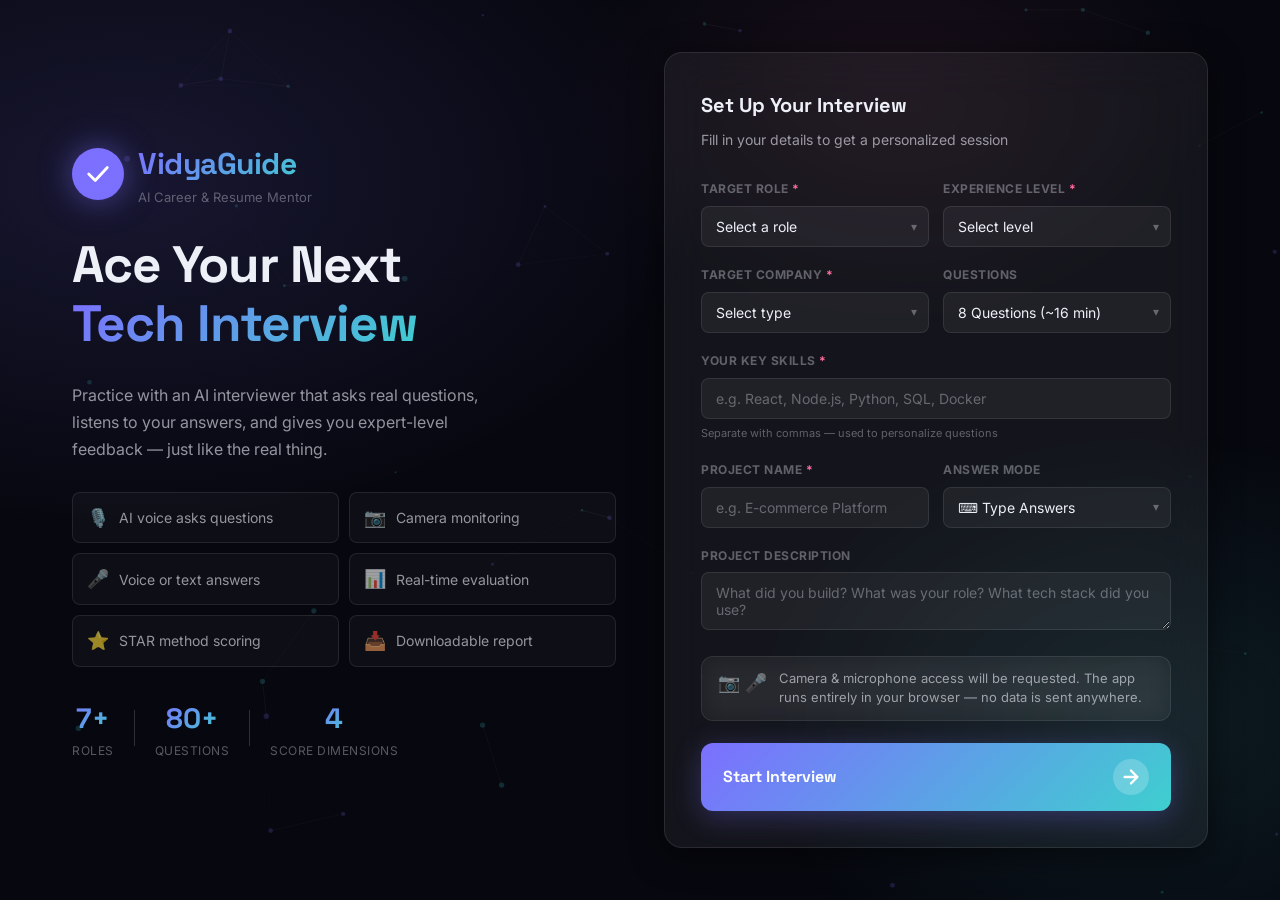
<file: index.html>
<!DOCTYPE html>
<html lang="en">

<head>
    <meta charset="UTF-8" />
    <meta name="viewport" content="width=device-width, initial-scale=1.0" />
    <title>VidyaGuide – AI Mock Interviewer</title>
    <meta name="description"
        content="AI-powered mock interview platform for student career guidance – part of VidyaGuide AI Agent." />
    <link rel="preconnect" href="https://fonts.googleapis.com" />
    <link rel="preconnect" href="https://fonts.gstatic.com" crossorigin />
    <link
        href="https://fonts.googleapis.com/css2?family=Inter:wght@300;400;500;600;700;800;900&family=Space+Grotesk:wght@400;500;600;700&display=swap"
        rel="stylesheet" />
    <link rel="stylesheet" href="style.css" />
</head>

<body>

    <!-- Particle Canvas -->
    <canvas id="particle-canvas"></canvas>

    <!-- Toast Notification -->
    <div id="toast" class="toast"></div>

    <!-- ═══════════════════════════════════════════════════════════ SCREEN 1: SETUP -->
    <div id="screen-setup" class="screen active">
        <div class="setup-wrapper">

            <!-- Hero Left -->
            <div class="setup-hero">
                <div class="hero-logo">
                    <div class="hero-logo-icon">
                        <svg viewBox="0 0 56 56" fill="none">
                            <circle cx="28" cy="28" r="28" fill="url(#hg)" />
                            <path d="M18 28l7 7 13-14" stroke="#fff" stroke-width="3" stroke-linecap="round"
                                stroke-linejoin="round" />
                            <defs>
                                <linearGradient id="hg" x1="0" y1="0" x2="56" y2="56">
                                    <stop stop-color="#7C6FFF" />
                                    <stop offset="1" stop-color="#3ECFCF" />
                                </linearGradient>
                            </defs>
                        </svg>
                    </div>
                    <div>
                        <h1 class="hero-brand">VidyaGuide</h1>
                        <p class="hero-tagline">AI Career & Resume Mentor</p>
                    </div>
                </div>

                <h2 class="hero-headline">Ace Your Next<br /><span class="gradient-text">Tech Interview</span></h2>
                <p class="hero-desc">Practice with an AI interviewer that asks real questions, listens to your answers,
                    and gives you expert-level feedback — just like the real thing.</p>

                <div class="hero-features">
                    <div class="hf-item"><span class="hf-icon">🎙️</span><span>AI voice asks questions</span></div>
                    <div class="hf-item"><span class="hf-icon">📷</span><span>Camera monitoring</span></div>
                    <div class="hf-item"><span class="hf-icon">🎤</span><span>Voice or text answers</span></div>
                    <div class="hf-item"><span class="hf-icon">📊</span><span>Real-time evaluation</span></div>
                    <div class="hf-item"><span class="hf-icon">⭐</span><span>STAR method scoring</span></div>
                    <div class="hf-item"><span class="hf-icon">📥</span><span>Downloadable report</span></div>
                </div>

                <div class="hero-stats">
                    <div class="stat"><span class="stat-num">7+</span><span class="stat-label">Roles</span></div>
                    <div class="stat-div"></div>
                    <div class="stat"><span class="stat-num">80+</span><span class="stat-label">Questions</span></div>
                    <div class="stat-div"></div>
                    <div class="stat"><span class="stat-num">4</span><span class="stat-label">Score Dimensions</span>
                    </div>
                </div>
            </div>

            <!-- Form Right -->
            <div class="setup-form-wrap">
                <div class="setup-card glass">
                    <div class="setup-card-header">
                        <h3>Set Up Your Interview</h3>
                        <p>Fill in your details to get a personalized session</p>
                    </div>

                    <form id="setup-form" autocomplete="off">
                        <div class="form-row two-col">
                            <div class="form-group">
                                <label for="target-role">Target Role <span class="req">*</span></label>
                                <div class="select-wrap">
                                    <select id="target-role" required>
                                        <option value="" disabled selected>Select a role</option>
                                        <option value="Frontend Developer">Frontend Developer</option>
                                        <option value="Backend Developer">Backend Developer</option>
                                        <option value="Full Stack Developer">Full Stack Developer</option>
                                        <option value="Data Scientist">Data Scientist</option>
                                        <option value="Machine Learning Engineer">ML Engineer</option>
                                        <option value="DevOps Engineer">DevOps Engineer</option>
                                        <option value="Product Manager">Product Manager</option>
                                        <option value="UI/UX Designer">UI/UX Designer</option>
                                        <option value="Android Developer">Android Developer</option>
                                        <option value="Cloud Engineer">Cloud Engineer</option>
                                    </select>
                                    <span class="select-arrow">▾</span>
                                </div>
                            </div>
                            <div class="form-group">
                                <label for="experience-level">Experience Level <span class="req">*</span></label>
                                <div class="select-wrap">
                                    <select id="experience-level" required>
                                        <option value="" disabled selected>Select level</option>
                                        <option value="Fresher (0–1 yr)">Fresher (0–1 yr)</option>
                                        <option value="Junior (1–3 yrs)">Junior (1–3 yrs)</option>
                                        <option value="Mid-level (3–5 yrs)">Mid-level (3–5 yrs)</option>
                                        <option value="Senior (5+ yrs)">Senior (5+ yrs)</option>
                                    </select>
                                    <span class="select-arrow">▾</span>
                                </div>
                            </div>
                        </div>

                        <div class="form-row two-col">
                            <div class="form-group">
                                <label for="company-type">Target Company <span class="req">*</span></label>
                                <div class="select-wrap">
                                    <select id="company-type" required>
                                        <option value="" disabled selected>Select type</option>
                                        <option value="FAANG / Big Tech">FAANG / Big Tech</option>
                                        <option value="Product Startup">Product Startup</option>
                                        <option value="Service Company">Service Company</option>
                                        <option value="Mid-size Tech Company">Mid-size Tech</option>
                                        <option value="Government / PSU">Government / PSU</option>
                                    </select>
                                    <span class="select-arrow">▾</span>
                                </div>
                            </div>
                            <div class="form-group">
                                <label for="question-count">Questions</label>
                                <div class="select-wrap">
                                    <select id="question-count">
                                        <option value="5">5 Questions (~10 min)</option>
                                        <option value="8" selected>8 Questions (~16 min)</option>
                                        <option value="10">10 Questions (~20 min)</option>
                                        <option value="12">12 Questions (~24 min)</option>
                                    </select>
                                    <span class="select-arrow">▾</span>
                                </div>
                            </div>
                        </div>

                        <div class="form-group">
                            <label for="skills">Your Key Skills <span class="req">*</span></label>
                            <input type="text" id="skills" placeholder="e.g. React, Node.js, Python, SQL, Docker"
                                required />
                            <span class="hint">Separate with commas — used to personalize questions</span>
                        </div>

                        <div class="form-row two-col">
                            <div class="form-group">
                                <label for="project-name">Project Name <span class="req">*</span></label>
                                <input type="text" id="project-name" placeholder="e.g. E-commerce Platform" required />
                            </div>
                            <div class="form-group">
                                <label for="answer-mode">Answer Mode</label>
                                <div class="select-wrap">
                                    <select id="answer-mode">
                                        <option value="text">⌨️ Type Answers</option>
                                        <option value="voice">🎤 Voice Answers</option>
                                        <option value="both">🎤 + ⌨️ Both</option>
                                    </select>
                                    <span class="select-arrow">▾</span>
                                </div>
                            </div>
                        </div>

                        <div class="form-group">
                            <label for="project-desc">Project Description</label>
                            <textarea id="project-desc" rows="2"
                                placeholder="What did you build? What was your role? What tech stack did you use?"></textarea>
                        </div>

                        <div class="permission-note glass-sm">
                            <div class="perm-icons">📷 🎤</div>
                            <div>Camera &amp; microphone access will be requested. The app runs entirely in your browser
                                — no data is sent anywhere.</div>
                        </div>

                        <button type="submit" class="btn-start" id="start-btn">
                            <span class="btn-start-text">Start Interview</span>
                            <span class="btn-start-icon">
                                <svg width="22" height="22" viewBox="0 0 24 24" fill="none">
                                    <path d="M5 12h14M12 5l7 7-7 7" stroke="currentColor" stroke-width="2.5"
                                        stroke-linecap="round" stroke-linejoin="round" />
                                </svg>
                            </span>
                        </button>
                    </form>
                </div>
            </div>
        </div>
    </div>

    <!-- ═══════════════════════════════════════════════════════════ SCREEN 2: INTERVIEW -->
    <div id="screen-interview" class="screen">
        <div class="interview-topbar">
            <div class="topbar-logo">
                <svg width="28" height="28" viewBox="0 0 56 56" fill="none">
                    <circle cx="28" cy="28" r="28" fill="url(#tg)" />
                    <path d="M18 28l7 7 13-14" stroke="#fff" stroke-width="3" stroke-linecap="round"
                        stroke-linejoin="round" />
                    <defs>
                        <linearGradient id="tg" x1="0" y1="0" x2="56" y2="56">
                            <stop stop-color="#7C6FFF" />
                            <stop offset="1" stop-color="#3ECFCF" />
                        </linearGradient>
                    </defs>
                </svg>
                <span>VidyaGuide</span>
            </div>
            <div class="topbar-progress">
                <div class="topbar-progress-meta">
                    <span id="q-counter">Q 1 / 8</span>
                    <span id="q-type-badge" class="badge badge-tech">Technical</span>
                    <span id="q-difficulty-badge" class="badge badge-medium">Medium</span>
                </div>
                <div class="topbar-progress-track">
                    <div class="topbar-progress-fill" id="progress-fill"></div>
                </div>
            </div>
            <div class="topbar-timer" id="topbar-timer">
                <div class="timer-ring-wrap">
                    <svg class="timer-ring" viewBox="0 0 44 44">
                        <circle class="timer-ring-bg" cx="22" cy="22" r="18" />
                        <circle class="timer-ring-fill" id="timer-ring-fill" cx="22" cy="22" r="18" />
                    </svg>
                    <span id="timer-display">02:00</span>
                </div>
            </div>
        </div>

        <div class="interview-body">
            <!-- LEFT COLUMN -->
            <div class="interview-left">

                <!-- AI Interviewer -->
                <div class="ai-card glass">
                    <div class="ai-card-inner">
                        <div class="ai-avatar-container" id="ai-avatar-container">
                            <div class="ai-avatar" id="ai-avatar">
                                <!-- Face -->
                                <div class="ai-face" id="ai-face">
                                    <div class="ai-eyes">
                                        <div class="ai-eye" id="eye-left">
                                            <div class="ai-pupil"></div>
                                        </div>
                                        <div class="ai-eye" id="eye-right">
                                            <div class="ai-pupil"></div>
                                        </div>
                                    </div>
                                    <div class="ai-nose"></div>
                                    <div class="ai-mouth-wrap">
                                        <div class="ai-mouth" id="ai-mouth"></div>
                                    </div>
                                </div>
                                <!-- Pulse rings -->
                                <div class="pulse-ring r1"></div>
                                <div class="pulse-ring r2"></div>
                                <div class="pulse-ring r3"></div>
                            </div>
                        </div>
                        <!-- Sound wave bars -->
                        <div class="soundwave" id="soundwave">
                            <span></span><span></span><span></span><span></span><span></span><span></span><span></span>
                        </div>
                        <div class="ai-label">VidyaGuide AI</div>
                        <div class="ai-status" id="ai-status">Ready</div>
                    </div>
                </div>

                <!-- Candidate Camera -->
                <div class="cam-card glass">
                    <div class="cam-header">
                        <span class="live-dot"></span>
                        <span>You — Live</span>
                        <button class="cam-toggle-btn" id="cam-toggle-btn" title="Toggle camera">📷</button>
                    </div>
                    <div class="cam-feed-wrap">
                        <video id="camera-feed" autoplay muted playsinline></video>
                        <div class="cam-off-overlay" id="cam-off-overlay">
                            <div class="cam-off-icon">📷</div>
                            <div class="cam-off-text">Camera off</div>
                        </div>
                        <!-- Emotion indicator -->
                        <div class="emotion-badge" id="emotion-badge">😊 Confident</div>
                    </div>
                </div>

                <!-- Session Info -->
                <div class="session-info-card glass-sm">
                    <div class="si-row"><span class="si-label">Role</span><span class="si-val" id="info-role">—</span>
                    </div>
                    <div class="si-row"><span class="si-label">Level</span><span class="si-val" id="info-level">—</span>
                    </div>
                    <div class="si-row"><span class="si-label">Company</span><span class="si-val"
                            id="info-company">—</span></div>
                    <div class="si-row"><span class="si-label">Mode</span><span class="si-val" id="info-mode">—</span>
                    </div>
                </div>
            </div>

            <!-- RIGHT COLUMN -->
            <div class="interview-right">

                <!-- Question Card -->
                <div class="question-card glass">
                    <div class="question-card-header">
                        <div class="qc-left">
                            <div class="q-number-badge" id="q-number-badge">Q1</div>
                            <div class="q-meta">
                                <span class="q-category" id="q-category">Technical</span>
                                <span class="q-topic" id="q-topic">Core Concepts</span>
                            </div>
                        </div>
                        <button class="hint-btn" id="hint-btn" title="Get a hint">💡 Hint</button>
                    </div>
                    <p class="question-text" id="question-text">Loading your question...</p>
                    <div class="hint-box" id="hint-box" style="display:none">
                        <span class="hint-box-icon">💡</span>
                        <span id="hint-text">Think about the core concept and a real example from your
                            experience.</span>
                    </div>
                    <!-- Replay button -->
                    <button class="replay-btn" id="replay-btn" title="Replay question">
                        <svg width="14" height="14" viewBox="0 0 24 24" fill="none">
                            <path d="M1 4v6h6M23 20v-6h-6" stroke="currentColor" stroke-width="2" stroke-linecap="round"
                                stroke-linejoin="round" />
                            <path d="M20.49 9A9 9 0 0 0 5.64 5.64L1 10m22 4l-4.64 4.36A9 9 0 0 1 3.51 15"
                                stroke="currentColor" stroke-width="2" stroke-linecap="round" stroke-linejoin="round" />
                        </svg>
                        Replay
                    </button>
                </div>

                <!-- Confidence Meter -->
                <div class="confidence-meter-wrap glass-sm">
                    <span class="cm-label">Live Confidence</span>
                    <div class="cm-track">
                        <div class="cm-fill" id="cm-fill" style="width:0%"></div>
                    </div>
                    <span class="cm-val" id="cm-val">—</span>
                </div>

                <!-- Answer Area -->
                <div class="answer-card glass">
                    <div class="answer-card-header">
                        <span class="answer-label">Your Answer</span>
                        <div class="answer-controls">
                            <button class="voice-btn" id="voice-btn" title="Speak your answer">
                                <svg width="16" height="16" viewBox="0 0 24 24" fill="none">
                                    <path d="M12 1a3 3 0 0 0-3 3v8a3 3 0 0 0 6 0V4a3 3 0 0 0-3-3z" stroke="currentColor"
                                        stroke-width="2" stroke-linecap="round" stroke-linejoin="round" />
                                    <path d="M19 10v2a7 7 0 0 1-14 0v-2M12 19v4M8 23h8" stroke="currentColor"
                                        stroke-width="2" stroke-linecap="round" stroke-linejoin="round" />
                                </svg>
                                <span id="voice-btn-label">Speak</span>
                            </button>
                            <span class="word-count" id="word-count">0 words</span>
                        </div>
                    </div>
                    <textarea id="answer-input" class="answer-textarea" rows="7"
                        placeholder="Type your answer here... Be clear, structured, and confident. Use real examples from your experience. Aim for 80–150 words."></textarea>
                    <div class="answer-footer">
                        <div class="filler-alert" id="filler-alert" style="display:none">
                            <span>⚠️</span><span id="filler-alert-text">Filler words detected</span>
                        </div>
                        <div class="answer-tips">
                            <span class="tip-chip">Structure: Problem → Approach → Result</span>
                        </div>
                    </div>
                </div>

                <!-- Action Buttons -->
                <div class="action-row">
                    <button class="btn-ghost" id="skip-btn">
                        <svg width="16" height="16" viewBox="0 0 24 24" fill="none">
                            <path d="M5 12h14M15 8l4 4-4 4" stroke="currentColor" stroke-width="2"
                                stroke-linecap="round" stroke-linejoin="round" />
                        </svg>
                        Skip
                    </button>
                    <button class="btn-submit" id="submit-answer-btn">
                        Submit Answer
                        <svg width="18" height="18" viewBox="0 0 24 24" fill="none">
                            <path d="M5 12h14M12 5l7 7-7 7" stroke="currentColor" stroke-width="2"
                                stroke-linecap="round" stroke-linejoin="round" />
                        </svg>
                    </button>
                </div>
            </div>
        </div>
    </div>

    <!-- ═══════════════════════════════════════════════════════════ SCREEN 3: EVALUATION -->
    <div id="screen-evaluation" class="screen">
        <div class="eval-page">

            <div class="eval-topbar">
                <div class="eval-topbar-left">
                    <div class="eval-q-pill" id="eval-q-pill">Q1 / 8</div>
                    <div>
                        <h2 class="eval-heading">Answer Evaluated</h2>
                        <p class="eval-sub" id="eval-sub">Technical Question</p>
                    </div>
                </div>
                <div class="eval-overall-pill">
                    <span class="eval-overall-num" id="overall-score-num">0</span>
                    <span class="eval-overall-label">/ 100</span>
                </div>
            </div>

            <!-- Reviewed Question -->
            <div class="eval-q-box glass-sm">
                <span class="eval-q-tag">Question</span>
                <p id="eval-question-text">—</p>
            </div>

            <!-- Your Answer Preview -->
            <div class="eval-answer-box glass-sm">
                <span class="eval-q-tag">Your Answer</span>
                <p id="eval-answer-preview">—</p>
            </div>

            <!-- Score Cards -->
            <div class="score-grid">
                <div class="score-card glass" id="sc-tech">
                    <div class="sc-top">
                        <span class="sc-emoji">🎯</span>
                        <span class="sc-name">Technical Accuracy</span>
                    </div>
                    <div class="sc-score-row">
                        <span class="sc-num" id="score-tech">0</span>
                        <span class="sc-denom">/10</span>
                    </div>
                    <div class="sc-bar-track">
                        <div class="sc-bar-fill tech-fill" id="score-tech-fill"></div>
                    </div>
                    <div class="sc-grade" id="sc-tech-grade">—</div>
                </div>
                <div class="score-card glass" id="sc-clarity">
                    <div class="sc-top">
                        <span class="sc-emoji">💬</span>
                        <span class="sc-name">Clarity</span>
                    </div>
                    <div class="sc-score-row">
                        <span class="sc-num" id="score-clarity">0</span>
                        <span class="sc-denom">/10</span>
                    </div>
                    <div class="sc-bar-track">
                        <div class="sc-bar-fill clarity-fill" id="score-clarity-fill"></div>
                    </div>
                    <div class="sc-grade" id="sc-clarity-grade">—</div>
                </div>
                <div class="score-card glass" id="sc-ps">
                    <div class="sc-top">
                        <span class="sc-emoji">🧠</span>
                        <span class="sc-name">Problem-Solving</span>
                    </div>
                    <div class="sc-score-row">
                        <span class="sc-num" id="score-ps">0</span>
                        <span class="sc-denom">/10</span>
                    </div>
                    <div class="sc-bar-track">
                        <div class="sc-bar-fill ps-fill" id="score-ps-fill"></div>
                    </div>
                    <div class="sc-grade" id="sc-ps-grade">—</div>
                </div>
                <div class="score-card glass" id="sc-conf">
                    <div class="sc-top">
                        <span class="sc-emoji">💪</span>
                        <span class="sc-name">Confidence</span>
                    </div>
                    <div class="sc-score-row">
                        <span class="sc-num" id="score-conf">0</span>
                        <span class="sc-denom">/10</span>
                    </div>
                    <div class="sc-bar-track">
                        <div class="sc-bar-fill conf-fill" id="score-conf-fill"></div>
                    </div>
                    <div class="sc-grade" id="sc-conf-grade">—</div>
                </div>
            </div>

            <!-- STAR (behavioral only) -->
            <div class="star-panel glass" id="star-panel" style="display:none">
                <div class="star-panel-header">
                    <span class="star-panel-icon">⭐</span>
                    <h3>STAR Method Breakdown</h3>
                </div>
                <div class="star-rows">
                    <div class="star-row">
                        <div class="star-row-label"><span class="star-letter s-letter">S</span>Situation</div>
                        <div class="star-bar-track">
                            <div class="star-bar-fill" id="star-s-fill"></div>
                        </div>
                        <span class="star-score-val" id="star-s">0/10</span>
                    </div>
                    <div class="star-row">
                        <div class="star-row-label"><span class="star-letter t-letter">T</span>Task</div>
                        <div class="star-bar-track">
                            <div class="star-bar-fill" id="star-t-fill"></div>
                        </div>
                        <span class="star-score-val" id="star-t">0/10</span>
                    </div>
                    <div class="star-row">
                        <div class="star-row-label"><span class="star-letter a-letter">A</span>Action</div>
                        <div class="star-bar-track">
                            <div class="star-bar-fill" id="star-a-fill"></div>
                        </div>
                        <span class="star-score-val" id="star-a">0/10</span>
                    </div>
                    <div class="star-row">
                        <div class="star-row-label"><span class="star-letter r-letter">R</span>Result</div>
                        <div class="star-bar-track">
                            <div class="star-bar-fill" id="star-r-fill"></div>
                        </div>
                        <span class="star-score-val" id="star-r">0/10</span>
                    </div>
                </div>
            </div>

            <!-- Two-column layout for feedback + suggestions -->
            <div class="eval-two-col">
                <div class="eval-col glass">
                    <h3 class="eval-col-title">📝 Detailed Feedback</h3>
                    <ul class="feedback-list" id="feedback-list"></ul>
                    <div class="filler-row" id="filler-row" style="display:none">
                        <span class="filler-chip">⚠️ Filler Words</span>
                        <span id="filler-detail-text" class="filler-detail"></span>
                    </div>
                </div>
                <div class="eval-col glass">
                    <h3 class="eval-col-title">🚀 3 Improvements</h3>
                    <ol class="sug-list" id="suggestions-list"></ol>
                </div>
            </div>

            <!-- Stronger Answer -->
            <div class="stronger-panel glass">
                <div class="stronger-header">
                    <span>✨</span>
                    <h3>Model Answer</h3>
                    <span class="stronger-badge">Example</span>
                </div>
                <p class="stronger-text" id="stronger-answer"></p>
            </div>

            <div class="eval-action-row">
                <button class="btn-submit full-w" id="next-question-btn">
                    <span id="next-btn-label">Next Question</span>
                    <svg width="18" height="18" viewBox="0 0 24 24" fill="none">
                        <path d="M5 12h14M12 5l7 7-7 7" stroke="currentColor" stroke-width="2" stroke-linecap="round"
                            stroke-linejoin="round" />
                    </svg>
                </button>
            </div>
        </div>
    </div>

    <!-- ═══════════════════════════════════════════════════════════ SCREEN 4: SUMMARY -->
    <div id="screen-summary" class="screen">
        <div class="summary-page">

            <div class="summary-hero">
                <div class="confetti-wrap" id="confetti-wrap"></div>
                <div class="trophy-anim">🏆</div>
                <h2 class="summary-title">Interview Complete!</h2>
                <p class="summary-sub" id="summary-sub">Here's your full performance report</p>
            </div>

            <!-- Score Ring + Grade -->
            <div class="score-ring-section glass">
                <div class="score-ring-wrap">
                    <svg class="score-ring-svg" viewBox="0 0 160 160">
                        <defs>
                            <linearGradient id="ringGrad" x1="0%" y1="0%" x2="100%" y2="100%">
                                <stop offset="0%" stop-color="#7C6FFF" />
                                <stop offset="100%" stop-color="#3ECFCF" />
                            </linearGradient>
                        </defs>
                        <circle class="ring-track" cx="80" cy="80" r="68" />
                        <circle class="ring-prog" id="ring-prog" cx="80" cy="80" r="68" />
                    </svg>
                    <div class="ring-inner">
                        <span class="ring-score" id="ring-score">0</span>
                        <span class="ring-denom">/ 100</span>
                    </div>
                </div>
                <div class="grade-section">
                    <div class="grade-pill" id="grade-pill">—</div>
                    <p class="grade-msg" id="grade-msg">—</p>
                    <div class="grade-stats">
                        <div class="gs-item"><span class="gs-val" id="gs-questions">—</span><span
                                class="gs-label">Questions</span></div>
                        <div class="gs-div"></div>
                        <div class="gs-item"><span class="gs-val" id="gs-time">—</span><span
                                class="gs-label">Duration</span></div>
                        <div class="gs-div"></div>
                        <div class="gs-item"><span class="gs-val" id="gs-best">—</span><span class="gs-label">Best
                                Score</span></div>
                    </div>
                </div>
            </div>

            <!-- Dimension Averages -->
            <div class="dim-grid">
                <div class="dim-card glass">
                    <div class="dim-icon">🎯</div>
                    <div class="dim-label">Technical</div>
                    <div class="dim-val" id="avg-tech">—</div>
                    <div class="dim-bar-track">
                        <div class="dim-bar-fill tech-fill" id="avg-tech-fill"></div>
                    </div>
                </div>
                <div class="dim-card glass">
                    <div class="dim-icon">💬</div>
                    <div class="dim-label">Clarity</div>
                    <div class="dim-val" id="avg-clarity">—</div>
                    <div class="dim-bar-track">
                        <div class="dim-bar-fill clarity-fill" id="avg-clarity-fill"></div>
                    </div>
                </div>
                <div class="dim-card glass">
                    <div class="dim-icon">🧠</div>
                    <div class="dim-label">Problem-Solving</div>
                    <div class="dim-val" id="avg-ps">—</div>
                    <div class="dim-bar-track">
                        <div class="dim-bar-fill ps-fill" id="avg-ps-fill"></div>
                    </div>
                </div>
                <div class="dim-card glass">
                    <div class="dim-icon">💪</div>
                    <div class="dim-label">Confidence</div>
                    <div class="dim-val" id="avg-conf">—</div>
                    <div class="dim-bar-track">
                        <div class="dim-bar-fill conf-fill" id="avg-conf-fill"></div>
                    </div>
                </div>
            </div>

            <!-- Radar Chart -->
            <div class="radar-section glass">
                <h3 class="radar-title">Performance Radar</h3>
                <canvas id="radar-canvas" width="300" height="300"></canvas>
            </div>

            <!-- Q&A Breakdown -->
            <div class="breakdown-section glass">
                <h3 class="breakdown-title">Question-by-Question Breakdown</h3>
                <div id="breakdown-list"></div>
            </div>

            <!-- Top Strengths & Weaknesses -->
            <div class="sw-grid">
                <div class="sw-card glass">
                    <h3 class="sw-title">💪 Your Strengths</h3>
                    <ul id="strengths-list" class="sw-list"></ul>
                </div>
                <div class="sw-card glass">
                    <h3 class="sw-title">📈 Areas to Improve</h3>
                    <ul id="improve-list" class="sw-list"></ul>
                </div>
            </div>

            <!-- Actions -->
            <div class="summary-actions">
                <button class="btn-ghost-lg" id="download-report-btn">📥 Download Report</button>
                <button class="btn-submit" id="restart-btn">🔄 New Interview</button>
            </div>
        </div>
    </div>

    <script src="app.js"></script>
</body>

</html>
</file>
<file: style.css>
/* ═══════════════════════════════════════════════════════════════
   PHINIX v2 – AI Mock Interviewer | style.css
   Premium dark design: glassmorphism, neon accents, animations
═══════════════════════════════════════════════════════════════ */

/* ── RESET ── */
*,
*::before,
*::after {
    box-sizing: border-box;
    margin: 0;
    padding: 0;
}

/* ── DESIGN TOKENS ── */
:root {
    --bg: #07080f;
    --bg2: #0c0d1a;
    --surface: rgba(255, 255, 255, 0.055);
    --surface2: rgba(255, 255, 255, 0.03);
    --border: rgba(255, 255, 255, 0.09);
    --border2: rgba(255, 255, 255, 0.16);
    --accent: #7C6FFF;
    --accent-b: #5a4fff;
    --teal: #3ECFCF;
    --pink: #FF6B9D;
    --amber: #FBBF24;
    --green: #4ADE80;
    --red: #F87171;
    --glow: rgba(124, 111, 255, 0.3);
    --glow-teal: rgba(62, 207, 207, 0.25);
    --text: #eef0f8;
    --text-2: rgba(238, 240, 248, 0.6);
    --text-3: rgba(238, 240, 248, 0.35);
    --radius: 18px;
    --radius-md: 12px;
    --radius-sm: 8px;
    --shadow: 0 8px 32px rgba(0, 0, 0, 0.5);
    --shadow-lg: 0 24px 64px rgba(0, 0, 0, 0.65);
    --font: 'Inter', system-ui, sans-serif;
    --font-alt: 'Space Grotesk', system-ui, sans-serif;
    --ease: cubic-bezier(0.4, 0, 0.2, 1);
    --t: 0.3s;
}

html {
    scroll-behavior: smooth;
}

body {
    font-family: var(--font);
    background: var(--bg);
    color: var(--text);
    min-height: 100vh;
    overflow-x: hidden;
    line-height: 1.65;
}

/* ── PARTICLE CANVAS ── */
#particle-canvas {
    position: fixed;
    inset: 0;
    pointer-events: none;
    z-index: 0;
    opacity: 0.6;
}

/* ── TOAST ── */
.toast {
    position: fixed;
    bottom: 28px;
    left: 50%;
    transform: translateX(-50%) translateY(80px);
    background: rgba(30, 32, 60, 0.95);
    border: 1px solid var(--border2);
    border-radius: 40px;
    padding: 12px 24px;
    font-size: 14px;
    font-weight: 500;
    color: var(--text);
    z-index: 9999;
    transition: transform 0.4s var(--ease), opacity 0.4s;
    opacity: 0;
    backdrop-filter: blur(20px);
    box-shadow: var(--shadow);
    white-space: nowrap;
}

.toast.show {
    transform: translateX(-50%) translateY(0);
    opacity: 1;
}

/* ── SCREENS ── */
.screen {
    display: none;
    min-height: 100vh;
    position: relative;
    z-index: 1;
}

.screen.active {
    display: flex;
    flex-direction: column;
}

.screen.slide-in {
    animation: slideIn 0.45s var(--ease) both;
}

.screen.slide-out {
    animation: slideOut 0.35s var(--ease) both;
}

@keyframes slideIn {
    from {
        opacity: 0;
        transform: translateX(40px);
    }

    to {
        opacity: 1;
        transform: translateX(0);
    }
}

@keyframes slideOut {
    from {
        opacity: 1;
        transform: translateX(0);
    }

    to {
        opacity: 0;
        transform: translateX(-40px);
    }
}

/* ── GLASS ── */
.glass {
    background: var(--surface);
    border: 1px solid var(--border);
    backdrop-filter: blur(24px);
    -webkit-backdrop-filter: blur(24px);
    border-radius: var(--radius);
    box-shadow: var(--shadow);
}

.glass-sm {
    background: var(--surface2);
    border: 1px solid var(--border);
    border-radius: var(--radius-md);
    backdrop-filter: blur(12px);
}

/* ── GRADIENT TEXT ── */
.gradient-text {
    background: linear-gradient(135deg, var(--accent), var(--teal));
    -webkit-background-clip: text;
    -webkit-text-fill-color: transparent;
    background-clip: text;
}

/* ── BUTTONS ── */
.btn-submit {
    display: inline-flex;
    align-items: center;
    gap: 8px;
    padding: 14px 28px;
    background: linear-gradient(135deg, var(--accent), var(--teal));
    color: #fff;
    font-family: var(--font);
    font-size: 15px;
    font-weight: 700;
    border: none;
    border-radius: var(--radius-md);
    cursor: pointer;
    transition: transform var(--t) var(--ease), box-shadow var(--t) var(--ease);
    box-shadow: 0 4px 24px var(--glow);
    position: relative;
    overflow: hidden;
}

.btn-submit::after {
    content: '';
    position: absolute;
    inset: 0;
    background: rgba(255, 255, 255, 0);
    transition: background var(--t);
}

.btn-submit:hover {
    transform: translateY(-2px);
    box-shadow: 0 8px 32px var(--glow);
}

.btn-submit:hover::after {
    background: rgba(255, 255, 255, 0.08);
}

.btn-submit:active {
    transform: translateY(0);
}

.btn-submit.full-w {
    width: 100%;
    justify-content: center;
}

.btn-ghost {
    display: inline-flex;
    align-items: center;
    gap: 8px;
    padding: 13px 22px;
    background: transparent;
    color: var(--text-2);
    font-family: var(--font);
    font-size: 14px;
    font-weight: 600;
    border: 1px solid var(--border2);
    border-radius: var(--radius-md);
    cursor: pointer;
    transition: all var(--t) var(--ease);
}

.btn-ghost:hover {
    background: var(--surface);
    color: var(--text);
    border-color: var(--accent);
}

.btn-ghost-lg {
    display: inline-flex;
    align-items: center;
    gap: 10px;
    padding: 15px 30px;
    background: transparent;
    color: var(--text-2);
    font-family: var(--font);
    font-size: 15px;
    font-weight: 600;
    border: 1px solid var(--border2);
    border-radius: var(--radius-md);
    cursor: pointer;
    transition: all var(--t) var(--ease);
}

.btn-ghost-lg:hover {
    background: var(--surface);
    color: var(--text);
    border-color: var(--accent);
}

/* ── BADGES ── */
.badge {
    font-size: 11px;
    font-weight: 700;
    padding: 3px 10px;
    border-radius: 20px;
    text-transform: uppercase;
    letter-spacing: 0.5px;
}

.badge-tech {
    background: rgba(124, 111, 255, 0.15);
    color: var(--accent);
    border: 1px solid rgba(124, 111, 255, 0.3);
}

.badge-behavioral {
    background: rgba(255, 107, 157, 0.15);
    color: var(--pink);
    border: 1px solid rgba(255, 107, 157, 0.3);
}

.badge-easy {
    background: rgba(74, 222, 128, 0.15);
    color: var(--green);
    border: 1px solid rgba(74, 222, 128, 0.3);
}

.badge-medium {
    background: rgba(251, 191, 36, 0.15);
    color: var(--amber);
    border: 1px solid rgba(251, 191, 36, 0.3);
}

.badge-hard {
    background: rgba(248, 113, 113, 0.15);
    color: var(--red);
    border: 1px solid rgba(248, 113, 113, 0.3);
}

/* ═══════════════════════════════════════════════════════════════
   SCREEN 1 – SETUP
═══════════════════════════════════════════════════════════════ */
#screen-setup {
    background:
        radial-gradient(ellipse 70% 60% at 10% 20%, rgba(124, 111, 255, 0.14) 0%, transparent 65%),
        radial-gradient(ellipse 50% 50% at 90% 80%, rgba(62, 207, 207, 0.1) 0%, transparent 65%),
        radial-gradient(ellipse 40% 40% at 70% 10%, rgba(255, 107, 157, 0.07) 0%, transparent 65%);
}

.setup-wrapper {
    display: grid;
    grid-template-columns: 1fr 1fr;
    min-height: 100vh;
    max-width: 1200px;
    margin: 0 auto;
    padding: 48px 32px;
    gap: 48px;
    align-items: center;
}

/* Hero Left */
.setup-hero {
    display: flex;
    flex-direction: column;
    gap: 28px;
}

.hero-logo {
    display: flex;
    align-items: center;
    gap: 14px;
}

.hero-logo-icon {
    width: 52px;
    height: 52px;
    flex-shrink: 0;
    filter: drop-shadow(0 0 16px rgba(124, 111, 255, 0.5));
}

.hero-brand {
    font-family: var(--font-alt);
    font-size: 30px;
    font-weight: 700;
    letter-spacing: -0.5px;
    background: linear-gradient(135deg, var(--accent), var(--teal));
    -webkit-background-clip: text;
    -webkit-text-fill-color: transparent;
    background-clip: text;
}

.hero-tagline {
    font-size: 13px;
    color: var(--text-3);
    margin-top: -2px;
}

.hero-headline {
    font-family: var(--font-alt);
    font-size: clamp(32px, 4vw, 52px);
    font-weight: 700;
    line-height: 1.15;
    letter-spacing: -1px;
}

.hero-desc {
    font-size: 16px;
    color: var(--text-2);
    line-height: 1.7;
    max-width: 440px;
}

.hero-features {
    display: grid;
    grid-template-columns: 1fr 1fr;
    gap: 10px;
}

.hf-item {
    display: flex;
    align-items: center;
    gap: 10px;
    font-size: 14px;
    color: var(--text-2);
    background: var(--surface2);
    border: 1px solid var(--border);
    border-radius: var(--radius-sm);
    padding: 10px 14px;
    transition: all var(--t) var(--ease);
}

.hf-item:hover {
    background: var(--surface);
    border-color: var(--border2);
    color: var(--text);
}

.hf-icon {
    font-size: 18px;
}

.hero-stats {
    display: flex;
    align-items: center;
    gap: 20px;
}

.stat {
    display: flex;
    flex-direction: column;
    align-items: center;
}

.stat-num {
    font-family: var(--font-alt);
    font-size: 28px;
    font-weight: 700;
    background: linear-gradient(135deg, var(--accent), var(--teal));
    -webkit-background-clip: text;
    -webkit-text-fill-color: transparent;
    background-clip: text;
}

.stat-label {
    font-size: 12px;
    color: var(--text-3);
    text-transform: uppercase;
    letter-spacing: 0.5px;
}

.stat-div {
    width: 1px;
    height: 36px;
    background: var(--border2);
}

/* Form Right */
.setup-form-wrap {}

.setup-card {
    padding: 36px;
}

.setup-card-header {
    margin-bottom: 28px;
}

.setup-card-header h3 {
    font-family: var(--font-alt);
    font-size: 20px;
    font-weight: 700;
    margin-bottom: 6px;
}

.setup-card-header p {
    font-size: 14px;
    color: var(--text-2);
}

.form-row {
    display: flex;
    gap: 14px;
}

.form-row.two-col>* {
    flex: 1;
    min-width: 0;
}

.form-group {
    margin-bottom: 18px;
}

.form-group label {
    display: block;
    font-size: 12px;
    font-weight: 700;
    color: var(--text-3);
    margin-bottom: 7px;
    letter-spacing: 0.5px;
    text-transform: uppercase;
}

.req {
    color: var(--pink);
}

.hint {
    font-size: 11px;
    color: var(--text-3);
    margin-top: 5px;
    display: block;
}

.select-wrap {
    position: relative;
}

.select-arrow {
    position: absolute;
    right: 12px;
    top: 50%;
    transform: translateY(-50%);
    font-size: 12px;
    color: var(--text-3);
    pointer-events: none;
}

input[type="text"],
select,
textarea {
    width: 100%;
    background: rgba(255, 255, 255, 0.05);
    border: 1px solid var(--border);
    border-radius: var(--radius-sm);
    color: var(--text);
    font-family: var(--font);
    font-size: 14px;
    padding: 11px 14px;
    transition: all var(--t) var(--ease);
    outline: none;
    appearance: none;
    -webkit-appearance: none;
}

input[type="text"]:focus,
select:focus,
textarea:focus {
    border-color: var(--accent);
    background: rgba(124, 111, 255, 0.08);
    box-shadow: 0 0 0 3px rgba(124, 111, 255, 0.15);
}

input::placeholder,
textarea::placeholder {
    color: var(--text-3);
}

select option {
    background: #1a1b30;
    color: var(--text);
}

textarea {
    resize: vertical;
}

.permission-note {
    display: flex;
    align-items: flex-start;
    gap: 12px;
    padding: 12px 16px;
    margin-bottom: 22px;
    font-size: 13px;
    color: var(--text-2);
    line-height: 1.5;
}

.perm-icons {
    font-size: 18px;
    flex-shrink: 0;
}

.btn-start {
    width: 100%;
    display: flex;
    align-items: center;
    justify-content: space-between;
    padding: 16px 22px;
    background: linear-gradient(135deg, var(--accent), var(--teal));
    color: #fff;
    font-family: var(--font-alt);
    font-size: 16px;
    font-weight: 700;
    border: none;
    border-radius: var(--radius-md);
    cursor: pointer;
    transition: transform var(--t) var(--ease), box-shadow var(--t) var(--ease);
    box-shadow: 0 6px 28px var(--glow);
    position: relative;
    overflow: hidden;
}

.btn-start::before {
    content: '';
    position: absolute;
    inset: 0;
    background: linear-gradient(135deg, rgba(255, 255, 255, 0.1), transparent);
    opacity: 0;
    transition: opacity var(--t);
}

.btn-start:hover {
    transform: translateY(-2px);
    box-shadow: 0 10px 36px var(--glow);
}

.btn-start:hover::before {
    opacity: 1;
}

.btn-start:active {
    transform: translateY(0);
}

.btn-start-icon {
    width: 36px;
    height: 36px;
    background: rgba(255, 255, 255, 0.2);
    border-radius: 50%;
    display: flex;
    align-items: center;
    justify-content: center;
    flex-shrink: 0;
}

/* ═══════════════════════════════════════════════════════════════
   SCREEN 2 – INTERVIEW
═══════════════════════════════════════════════════════════════ */
#screen-interview {
    background:
        radial-gradient(ellipse 50% 60% at 0% 50%, rgba(124, 111, 255, 0.1) 0%, transparent 60%),
        radial-gradient(ellipse 40% 40% at 100% 20%, rgba(62, 207, 207, 0.08) 0%, transparent 60%);
}

/* TOP BAR */
.interview-topbar {
    display: flex;
    align-items: center;
    gap: 20px;
    padding: 14px 28px;
    background: rgba(7, 8, 15, 0.8);
    border-bottom: 1px solid var(--border);
    backdrop-filter: blur(20px);
    position: sticky;
    top: 0;
    z-index: 100;
    flex-shrink: 0;
}

.topbar-logo {
    display: flex;
    align-items: center;
    gap: 8px;
    font-family: var(--font-alt);
    font-size: 16px;
    font-weight: 700;
    flex-shrink: 0;
}

.topbar-logo svg {
    filter: drop-shadow(0 0 8px rgba(124, 111, 255, 0.5));
}

.topbar-progress {
    flex: 1;
}

.topbar-progress-meta {
    display: flex;
    align-items: center;
    gap: 8px;
    margin-bottom: 6px;
}

.topbar-progress-meta span:first-child {
    font-size: 13px;
    font-weight: 600;
    color: var(--text-2);
}

.topbar-progress-track {
    height: 3px;
    background: rgba(255, 255, 255, 0.07);
    border-radius: 2px;
    overflow: hidden;
}

.topbar-progress-fill {
    height: 100%;
    background: linear-gradient(90deg, var(--accent), var(--teal));
    border-radius: 2px;
    transition: width 0.7s var(--ease);
    width: 0%;
}

/* Timer Ring */
.topbar-timer {
    flex-shrink: 0;
}

.timer-ring-wrap {
    position: relative;
    width: 52px;
    height: 52px;
    display: flex;
    align-items: center;
    justify-content: center;
}

.timer-ring {
    width: 52px;
    height: 52px;
    transform: rotate(-90deg);
    position: absolute;
}

.timer-ring-bg {
    fill: none;
    stroke: rgba(255, 255, 255, 0.08);
    stroke-width: 3;
}

.timer-ring-fill {
    fill: none;
    stroke: var(--teal);
    stroke-width: 3;
    stroke-linecap: round;
    stroke-dasharray: 113.1;
    stroke-dashoffset: 0;
    transition: stroke-dashoffset 1s linear, stroke 0.5s;
}

#timer-display {
    font-size: 12px;
    font-weight: 700;
    font-variant-numeric: tabular-nums;
    position: relative;
    z-index: 1;
}

/* BODY */
.interview-body {
    display: grid;
    grid-template-columns: 300px 1fr;
    flex: 1;
    overflow: hidden;
}

/* LEFT */
.interview-left {
    display: flex;
    flex-direction: column;
    gap: 14px;
    padding: 20px 16px;
    border-right: 1px solid var(--border);
    background: rgba(0, 0, 0, 0.15);
    overflow-y: auto;
}

/* AI Card */
.ai-card {
    padding: 20px;
}

.ai-card-inner {
    display: flex;
    flex-direction: column;
    align-items: center;
    gap: 10px;
}

.ai-avatar-container {
    position: relative;
    width: 100px;
    height: 100px;
}

.ai-avatar {
    width: 100px;
    height: 100px;
    border-radius: 50%;
    background: linear-gradient(135deg, #12133a, #1e1f50);
    border: 2px solid var(--accent);
    position: relative;
    display: flex;
    align-items: center;
    justify-content: center;
    box-shadow: 0 0 30px rgba(124, 111, 255, 0.4), inset 0 0 20px rgba(124, 111, 255, 0.1);
    overflow: hidden;
}

.ai-face {
    position: relative;
    width: 60px;
    height: 60px;
    display: flex;
    flex-direction: column;
    align-items: center;
    justify-content: center;
    gap: 6px;
}

.ai-eyes {
    display: flex;
    gap: 14px;
}

.ai-eye {
    width: 12px;
    height: 12px;
    border-radius: 50%;
    background: rgba(62, 207, 207, 0.2);
    border: 2px solid var(--teal);
    display: flex;
    align-items: center;
    justify-content: center;
    animation: blink 5s infinite;
    box-shadow: 0 0 8px rgba(62, 207, 207, 0.5);
}

.ai-pupil {
    width: 5px;
    height: 5px;
    border-radius: 50%;
    background: var(--teal);
}

@keyframes blink {

    0%,
    88%,
    92%,
    100% {
        transform: scaleY(1);
    }

    90% {
        transform: scaleY(0.1);
    }
}

.ai-nose {
    width: 4px;
    height: 4px;
    border-radius: 50%;
    background: rgba(255, 255, 255, 0.2);
}

.ai-mouth-wrap {
    width: 24px;
    height: 12px;
    overflow: hidden;
}

.ai-mouth {
    width: 24px;
    height: 12px;
    border-radius: 0 0 12px 12px;
    border: 2px solid var(--teal);
    border-top: none;
    transition: all 0.3s;
    box-shadow: 0 0 6px rgba(62, 207, 207, 0.4);
}

.ai-avatar.speaking .ai-mouth {
    animation: talk 0.3s infinite alternate;
}

@keyframes talk {
    from {
        height: 6px;
    }

    to {
        height: 14px;
    }
}

.pulse-ring {
    position: absolute;
    border-radius: 50%;
    border: 1px solid rgba(124, 111, 255, 0.25);
    animation: pulse-out 3s ease-out infinite;
}

.r1 {
    width: 120px;
    height: 120px;
    animation-delay: 0s;
}

.r2 {
    width: 140px;
    height: 140px;
    animation-delay: 0.6s;
}

.r3 {
    width: 160px;
    height: 160px;
    animation-delay: 1.2s;
}

@keyframes pulse-out {
    0% {
        opacity: 0.7;
        transform: scale(0.9);
    }

    100% {
        opacity: 0;
        transform: scale(1.05);
    }
}

.ai-avatar.speaking .r1,
.ai-avatar.speaking .r2,
.ai-avatar.speaking .r3 {
    animation-duration: 0.8s;
    border-color: rgba(62, 207, 207, 0.4);
}

/* Sound wave */
.soundwave {
    display: flex;
    align-items: flex-end;
    gap: 3px;
    height: 24px;
    opacity: 0;
    transition: opacity 0.3s;
}

.soundwave.active {
    opacity: 1;
}

.soundwave span {
    display: block;
    width: 3px;
    background: linear-gradient(to top, var(--accent), var(--teal));
    border-radius: 2px;
    animation: sw 0.8s ease-in-out infinite;
}

.soundwave span:nth-child(1) {
    height: 6px;
    animation-delay: 0s;
}

.soundwave span:nth-child(2) {
    height: 14px;
    animation-delay: 0.1s;
}

.soundwave span:nth-child(3) {
    height: 10px;
    animation-delay: 0.2s;
}

.soundwave span:nth-child(4) {
    height: 20px;
    animation-delay: 0.3s;
}

.soundwave span:nth-child(5) {
    height: 12px;
    animation-delay: 0.4s;
}

.soundwave span:nth-child(6) {
    height: 16px;
    animation-delay: 0.5s;
}

.soundwave span:nth-child(7) {
    height: 8px;
    animation-delay: 0.6s;
}

@keyframes sw {

    0%,
    100% {
        transform: scaleY(0.4);
    }

    50% {
        transform: scaleY(1);
    }
}

.ai-label {
    font-family: var(--font-alt);
    font-size: 15px;
    font-weight: 700;
}

.ai-status {
    font-size: 12px;
    color: var(--teal);
    background: rgba(62, 207, 207, 0.1);
    border: 1px solid rgba(62, 207, 207, 0.2);
    border-radius: 20px;
    padding: 3px 12px;
}

/* Camera Card */
.cam-card {
    padding: 14px;
}

.cam-header {
    display: flex;
    align-items: center;
    gap: 8px;
    margin-bottom: 10px;
    font-size: 13px;
    font-weight: 600;
    color: var(--text-2);
}

.live-dot {
    width: 8px;
    height: 8px;
    border-radius: 50%;
    background: var(--green);
    box-shadow: 0 0 8px var(--green);
    animation: live 2s infinite;
    flex-shrink: 0;
}

@keyframes live {

    0%,
    100% {
        opacity: 1;
    }

    50% {
        opacity: 0.3;
    }
}

.cam-toggle-btn {
    margin-left: auto;
    background: none;
    border: none;
    cursor: pointer;
    font-size: 16px;
    opacity: 0.6;
    transition: opacity var(--t);
}

.cam-toggle-btn:hover {
    opacity: 1;
}

.cam-feed-wrap {
    position: relative;
    width: 100%;
    aspect-ratio: 4/3;
    border-radius: var(--radius-sm);
    overflow: hidden;
    background: #0a0b18;
}

#camera-feed {
    width: 100%;
    height: 100%;
    object-fit: cover;
    transform: scaleX(-1);
}

.cam-off-overlay {
    position: absolute;
    inset: 0;
    display: flex;
    flex-direction: column;
    align-items: center;
    justify-content: center;
    gap: 6px;
    color: var(--text-3);
    font-size: 12px;
}

.cam-off-icon {
    font-size: 28px;
}

.cam-off-overlay.hidden {
    display: none;
}

.emotion-badge {
    position: absolute;
    bottom: 8px;
    left: 8px;
    font-size: 11px;
    font-weight: 600;
    background: rgba(0, 0, 0, 0.7);
    border: 1px solid var(--border2);
    border-radius: 20px;
    padding: 3px 10px;
    backdrop-filter: blur(8px);
}

/* Session Info */
.session-info-card {
    padding: 12px 14px;
}

.si-row {
    display: flex;
    justify-content: space-between;
    align-items: center;
    padding: 5px 0;
    border-bottom: 1px solid var(--border);
}

.si-row:last-child {
    border-bottom: none;
}

.si-label {
    font-size: 11px;
    color: var(--text-3);
    text-transform: uppercase;
    letter-spacing: 0.5px;
}

.si-val {
    font-size: 12px;
    font-weight: 600;
    color: var(--teal);
    text-align: right;
    max-width: 140px;
}

/* RIGHT */
.interview-right {
    display: flex;
    flex-direction: column;
    gap: 16px;
    padding: 24px 28px;
    overflow-y: auto;
}

/* Question Card */
.question-card {
    padding: 24px;
}

.question-card-header {
    display: flex;
    align-items: flex-start;
    justify-content: space-between;
    margin-bottom: 16px;
}

.qc-left {
    display: flex;
    align-items: center;
    gap: 12px;
}

.q-number-badge {
    width: 36px;
    height: 36px;
    border-radius: 50%;
    background: linear-gradient(135deg, var(--accent), var(--teal));
    display: flex;
    align-items: center;
    justify-content: center;
    font-size: 13px;
    font-weight: 800;
    color: #fff;
    flex-shrink: 0;
}

.q-meta {
    display: flex;
    flex-direction: column;
    gap: 2px;
}

.q-category {
    font-size: 11px;
    font-weight: 700;
    color: var(--accent);
    text-transform: uppercase;
    letter-spacing: 0.5px;
}

.q-topic {
    font-size: 12px;
    color: var(--text-3);
}

.hint-btn {
    background: rgba(251, 191, 36, 0.1);
    border: 1px solid rgba(251, 191, 36, 0.25);
    color: var(--amber);
    font-size: 12px;
    font-weight: 600;
    padding: 6px 12px;
    border-radius: 20px;
    cursor: pointer;
    transition: all var(--t);
    flex-shrink: 0;
}

.hint-btn:hover {
    background: rgba(251, 191, 36, 0.2);
}

.question-text {
    font-size: 19px;
    font-weight: 500;
    line-height: 1.7;
    color: var(--text);
}

.hint-box {
    margin-top: 14px;
    display: flex;
    align-items: flex-start;
    gap: 10px;
    background: rgba(251, 191, 36, 0.07);
    border: 1px solid rgba(251, 191, 36, 0.2);
    border-radius: var(--radius-sm);
    padding: 12px 14px;
    font-size: 13px;
    color: var(--amber);
    line-height: 1.6;
    animation: fadeIn 0.3s var(--ease);
}

.hint-box-icon {
    font-size: 16px;
    flex-shrink: 0;
}

.replay-btn {
    display: inline-flex;
    align-items: center;
    gap: 6px;
    margin-top: 14px;
    background: none;
    border: 1px solid var(--border);
    color: var(--text-3);
    font-size: 12px;
    font-weight: 600;
    padding: 6px 12px;
    border-radius: 20px;
    cursor: pointer;
    transition: all var(--t);
}

.replay-btn:hover {
    border-color: var(--accent);
    color: var(--accent);
}

/* Confidence Meter */
.confidence-meter-wrap {
    display: flex;
    align-items: center;
    gap: 12px;
    padding: 10px 16px;
}

.cm-label {
    font-size: 12px;
    font-weight: 700;
    color: var(--text-3);
    text-transform: uppercase;
    letter-spacing: 0.5px;
    white-space: nowrap;
}

.cm-track {
    flex: 1;
    height: 6px;
    background: rgba(255, 255, 255, 0.07);
    border-radius: 3px;
    overflow: hidden;
}

.cm-fill {
    height: 100%;
    background: linear-gradient(90deg, var(--red), var(--amber), var(--green));
    border-radius: 3px;
    transition: width 0.5s var(--ease);
}

.cm-val {
    font-size: 12px;
    font-weight: 700;
    color: var(--text-2);
    min-width: 60px;
    text-align: right;
}

/* Answer Card */
.answer-card {
    padding: 18px;
}

.answer-card-header {
    display: flex;
    align-items: center;
    justify-content: space-between;
    margin-bottom: 12px;
}

.answer-label {
    font-size: 12px;
    font-weight: 700;
    color: var(--text-3);
    text-transform: uppercase;
    letter-spacing: 0.5px;
}

.answer-controls {
    display: flex;
    align-items: center;
    gap: 12px;
}

.voice-btn {
    display: inline-flex;
    align-items: center;
    gap: 6px;
    background: rgba(124, 111, 255, 0.1);
    border: 1px solid rgba(124, 111, 255, 0.25);
    color: var(--accent);
    font-size: 12px;
    font-weight: 600;
    padding: 6px 12px;
    border-radius: 20px;
    cursor: pointer;
    transition: all var(--t);
}

.voice-btn:hover {
    background: rgba(124, 111, 255, 0.2);
}

.voice-btn.recording {
    background: rgba(248, 113, 113, 0.15);
    border-color: rgba(248, 113, 113, 0.3);
    color: var(--red);
    animation: pulse-btn 1s infinite;
}

@keyframes pulse-btn {

    0%,
    100% {
        opacity: 1;
    }

    50% {
        opacity: 0.6;
    }
}

.word-count {
    font-size: 12px;
    color: var(--text-3);
}

.answer-textarea {
    width: 100%;
    background: rgba(255, 255, 255, 0.04);
    border: 1px solid var(--border);
    border-radius: var(--radius-sm);
    color: var(--text);
    font-family: var(--font);
    font-size: 15px;
    line-height: 1.7;
    padding: 14px;
    resize: vertical;
    transition: all var(--t) var(--ease);
    outline: none;
}

.answer-textarea:focus {
    border-color: var(--accent);
    background: rgba(124, 111, 255, 0.05);
    box-shadow: 0 0 0 3px rgba(124, 111, 255, 0.12);
}

.answer-textarea::placeholder {
    color: var(--text-3);
}

.answer-footer {
    display: flex;
    align-items: center;
    justify-content: space-between;
    margin-top: 10px;
    flex-wrap: wrap;
    gap: 8px;
}

.filler-alert {
    display: flex;
    align-items: center;
    gap: 6px;
    font-size: 12px;
    color: var(--amber);
    font-weight: 600;
}

.tip-chip {
    font-size: 11px;
    color: var(--text-3);
    background: var(--surface2);
    border: 1px solid var(--border);
    border-radius: 20px;
    padding: 3px 10px;
}

/* Action Row */
.action-row {
    display: flex;
    gap: 12px;
    justify-content: flex-end;
    padding-bottom: 16px;
}

/* ═══════════════════════════════════════════════════════════════
   SCREEN 3 – EVALUATION
═══════════════════════════════════════════════════════════════ */
#screen-evaluation {
    background:
        radial-gradient(ellipse 60% 40% at 80% 0%, rgba(62, 207, 207, 0.08) 0%, transparent 60%),
        radial-gradient(ellipse 40% 50% at 10% 80%, rgba(124, 111, 255, 0.1) 0%, transparent 60%);
    overflow-y: auto;
}

.eval-page {
    max-width: 900px;
    width: 100%;
    margin: 0 auto;
    padding: 36px 24px 60px;
    display: flex;
    flex-direction: column;
    gap: 18px;
}

.eval-topbar {
    display: flex;
    align-items: center;
    justify-content: space-between;
}

.eval-topbar-left {
    display: flex;
    align-items: center;
    gap: 14px;
}

.eval-q-pill {
    background: linear-gradient(135deg, var(--accent), var(--teal));
    color: #fff;
    font-size: 12px;
    font-weight: 800;
    padding: 5px 14px;
    border-radius: 20px;
}

.eval-heading {
    font-family: var(--font-alt);
    font-size: 22px;
    font-weight: 700;
}

.eval-sub {
    font-size: 13px;
    color: var(--text-2);
    margin-top: 2px;
}

.eval-overall-pill {
    display: flex;
    align-items: baseline;
    gap: 4px;
    background: rgba(124, 111, 255, 0.12);
    border: 1px solid rgba(124, 111, 255, 0.25);
    border-radius: var(--radius-md);
    padding: 10px 18px;
}

.eval-overall-num {
    font-family: var(--font-alt);
    font-size: 38px;
    font-weight: 800;
    background: linear-gradient(135deg, var(--accent), var(--teal));
    -webkit-background-clip: text;
    -webkit-text-fill-color: transparent;
    background-clip: text;
}

.eval-overall-label {
    font-size: 16px;
    color: var(--text-2);
}

.eval-q-box,
.eval-answer-box {
    padding: 14px 18px;
}

.eval-q-tag {
    font-size: 11px;
    font-weight: 700;
    color: var(--text-3);
    text-transform: uppercase;
    letter-spacing: 0.8px;
    display: block;
    margin-bottom: 6px;
}

.eval-q-box p,
.eval-answer-box p {
    font-size: 14px;
    color: var(--text);
    line-height: 1.6;
}

.eval-answer-box p {
    color: var(--text-2);
    font-style: italic;
}

/* Score Grid */
.score-grid {
    display: grid;
    grid-template-columns: repeat(4, 1fr);
    gap: 12px;
}

.score-card {
    padding: 18px;
    display: flex;
    flex-direction: column;
    gap: 8px;
    transition: transform var(--t) var(--ease);
}

.score-card:hover {
    transform: translateY(-3px);
}

.sc-top {
    display: flex;
    align-items: center;
    gap: 8px;
}

.sc-emoji {
    font-size: 20px;
}

.sc-name {
    font-size: 12px;
    font-weight: 600;
    color: var(--text-2);
}

.sc-score-row {
    display: flex;
    align-items: baseline;
    gap: 3px;
}

.sc-num {
    font-family: var(--font-alt);
    font-size: 32px;
    font-weight: 800;
}

.sc-denom {
    font-size: 14px;
    color: var(--text-3);
}

.sc-bar-track {
    height: 5px;
    background: rgba(255, 255, 255, 0.07);
    border-radius: 3px;
    overflow: hidden;
}

.sc-bar-fill {
    height: 100%;
    border-radius: 3px;
    width: 0%;
    transition: width 1.2s var(--ease);
}

.tech-fill {
    background: linear-gradient(90deg, var(--accent), #a89fff);
}

.clarity-fill {
    background: linear-gradient(90deg, var(--teal), #7fffff);
}

.ps-fill {
    background: linear-gradient(90deg, #a78bfa, var(--accent));
}

.conf-fill {
    background: linear-gradient(90deg, var(--pink), #ff9fc8);
}

.sc-grade {
    font-size: 11px;
    font-weight: 700;
    color: var(--text-3);
}

/* STAR Panel */
.star-panel {
    padding: 22px;
}

.star-panel-header {
    display: flex;
    align-items: center;
    gap: 10px;
    margin-bottom: 18px;
}

.star-panel-icon {
    font-size: 22px;
}

.star-panel-header h3 {
    font-family: var(--font-alt);
    font-size: 16px;
    font-weight: 700;
}

.star-rows {
    display: flex;
    flex-direction: column;
    gap: 14px;
}

.star-row {
    display: flex;
    align-items: center;
    gap: 12px;
}

.star-row-label {
    display: flex;
    align-items: center;
    gap: 8px;
    font-size: 13px;
    font-weight: 600;
    color: var(--text-2);
    width: 90px;
    flex-shrink: 0;
}

.star-letter {
    width: 22px;
    height: 22px;
    border-radius: 50%;
    display: flex;
    align-items: center;
    justify-content: center;
    font-size: 11px;
    font-weight: 800;
    color: #fff;
    flex-shrink: 0;
}

.s-letter {
    background: var(--accent);
}

.t-letter {
    background: var(--teal);
}

.a-letter {
    background: var(--pink);
}

.r-letter {
    background: var(--amber);
}

.star-bar-track {
    flex: 1;
    height: 8px;
    background: rgba(255, 255, 255, 0.07);
    border-radius: 4px;
    overflow: hidden;
}

.star-bar-fill {
    height: 100%;
    background: linear-gradient(90deg, var(--amber), #ffd97d);
    border-radius: 4px;
    width: 0%;
    transition: width 1.2s var(--ease);
}

.star-score-val {
    font-size: 13px;
    font-weight: 700;
    color: var(--amber);
    width: 40px;
    text-align: right;
    flex-shrink: 0;
}

/* Two-col */
.eval-two-col {
    display: grid;
    grid-template-columns: 1fr 1fr;
    gap: 14px;
}

.eval-col {
    padding: 20px;
}

.eval-col-title {
    font-family: var(--font-alt);
    font-size: 15px;
    font-weight: 700;
    margin-bottom: 14px;
}

.feedback-list {
    list-style: none;
    display: flex;
    flex-direction: column;
    gap: 10px;
}

.feedback-list li {
    display: flex;
    gap: 10px;
    font-size: 13px;
    color: var(--text-2);
    line-height: 1.6;
}

.feedback-list li::before {
    content: '▸';
    color: var(--accent);
    flex-shrink: 0;
    font-size: 14px;
    margin-top: 1px;
}

.filler-row {
    margin-top: 12px;
    display: flex;
    align-items: center;
    gap: 8px;
    flex-wrap: wrap;
}

.filler-chip {
    font-size: 11px;
    font-weight: 700;
    background: rgba(251, 191, 36, 0.12);
    color: var(--amber);
    border: 1px solid rgba(251, 191, 36, 0.25);
    border-radius: 20px;
    padding: 3px 10px;
}

.filler-detail {
    font-size: 12px;
    color: var(--text-2);
}

.sug-list {
    list-style: none;
    display: flex;
    flex-direction: column;
    gap: 12px;
    counter-reset: sug;
}

.sug-list li {
    display: flex;
    gap: 10px;
    font-size: 13px;
    color: var(--text-2);
    line-height: 1.6;
    counter-increment: sug;
}

.sug-list li::before {
    content: counter(sug);
    min-width: 24px;
    height: 24px;
    border-radius: 50%;
    background: linear-gradient(135deg, var(--accent), var(--teal));
    color: #fff;
    font-size: 11px;
    font-weight: 800;
    display: flex;
    align-items: center;
    justify-content: center;
    flex-shrink: 0;
    margin-top: 1px;
}

/* Stronger Answer */
.stronger-panel {
    padding: 22px;
}

.stronger-header {
    display: flex;
    align-items: center;
    gap: 10px;
    margin-bottom: 14px;
}

.stronger-header h3 {
    font-family: var(--font-alt);
    font-size: 15px;
    font-weight: 700;
    flex: 1;
}

.stronger-badge {
    font-size: 11px;
    font-weight: 700;
    background: rgba(62, 207, 207, 0.12);
    color: var(--teal);
    border: 1px solid rgba(62, 207, 207, 0.25);
    border-radius: 20px;
    padding: 3px 10px;
}

.stronger-text {
    font-size: 14px;
    line-height: 1.8;
    color: var(--text-2);
    background: rgba(62, 207, 207, 0.05);
    border: 1px solid rgba(62, 207, 207, 0.12);
    border-left: 3px solid var(--teal);
    border-radius: var(--radius-sm);
    padding: 14px;
}

.eval-action-row {
    padding-bottom: 10px;
}

/* ═══════════════════════════════════════════════════════════════
   SCREEN 4 – SUMMARY
═══════════════════════════════════════════════════════════════ */
#screen-summary {
    background:
        radial-gradient(ellipse 60% 50% at 50% 0%, rgba(124, 111, 255, 0.12) 0%, transparent 60%),
        radial-gradient(ellipse 40% 40% at 80% 80%, rgba(62, 207, 207, 0.08) 0%, transparent 60%);
    overflow-y: auto;
}

.summary-page {
    max-width: 860px;
    width: 100%;
    margin: 0 auto;
    padding: 48px 24px 80px;
    display: flex;
    flex-direction: column;
    gap: 22px;
}

.summary-hero {
    text-align: center;
    position: relative;
}

.confetti-wrap {
    position: absolute;
    inset: 0;
    pointer-events: none;
    overflow: hidden;
}

.trophy-anim {
    font-size: 64px;
    animation: trophy-bounce 0.8s var(--ease) both;
    margin-bottom: 12px;
}

@keyframes trophy-bounce {
    0% {
        transform: scale(0) rotate(-10deg);
        opacity: 0;
    }

    70% {
        transform: scale(1.15) rotate(3deg);
        opacity: 1;
    }

    100% {
        transform: scale(1) rotate(0deg);
    }
}

.summary-title {
    font-family: var(--font-alt);
    font-size: 36px;
    font-weight: 800;
    letter-spacing: -1px;
    margin-bottom: 8px;
}

.summary-sub {
    font-size: 16px;
    color: var(--text-2);
}

/* Score Ring Section */
.score-ring-section {
    padding: 36px;
    display: flex;
    align-items: center;
    gap: 48px;
    justify-content: center;
}

.score-ring-wrap {
    position: relative;
    width: 160px;
    height: 160px;
    flex-shrink: 0;
}

.score-ring-svg {
    width: 160px;
    height: 160px;
    transform: rotate(-90deg);
}

.ring-track {
    fill: none;
    stroke: rgba(255, 255, 255, 0.07);
    stroke-width: 10;
}

.ring-prog {
    fill: none;
    stroke: url(#ringGrad);
    stroke-width: 10;
    stroke-linecap: round;
    stroke-dasharray: 427.3;
    stroke-dashoffset: 427.3;
    transition: stroke-dashoffset 2s var(--ease);
}

.ring-inner {
    position: absolute;
    inset: 0;
    display: flex;
    flex-direction: column;
    align-items: center;
    justify-content: center;
}

.ring-score {
    font-family: var(--font-alt);
    font-size: 42px;
    font-weight: 800;
    background: linear-gradient(135deg, var(--accent), var(--teal));
    -webkit-background-clip: text;
    -webkit-text-fill-color: transparent;
    background-clip: text;
}

.ring-denom {
    font-size: 14px;
    color: var(--text-3);
}

.grade-section {
    display: flex;
    flex-direction: column;
    gap: 12px;
}

.grade-pill {
    display: inline-block;
    font-size: 18px;
    font-weight: 800;
    padding: 10px 22px;
    border-radius: var(--radius-md);
}

.grade-msg {
    font-size: 14px;
    color: var(--text-2);
    line-height: 1.6;
    max-width: 300px;
}

.grade-stats {
    display: flex;
    align-items: center;
    gap: 16px;
    margin-top: 4px;
}

.gs-item {
    display: flex;
    flex-direction: column;
    align-items: center;
    gap: 2px;
}

.gs-val {
    font-family: var(--font-alt);
    font-size: 20px;
    font-weight: 700;
    background: linear-gradient(135deg, var(--accent), var(--teal));
    -webkit-background-clip: text;
    -webkit-text-fill-color: transparent;
    background-clip: text;
}

.gs-label {
    font-size: 11px;
    color: var(--text-3);
    text-transform: uppercase;
    letter-spacing: 0.5px;
}

.gs-div {
    width: 1px;
    height: 28px;
    background: var(--border2);
}

/* Dimension Grid */
.dim-grid {
    display: grid;
    grid-template-columns: repeat(4, 1fr);
    gap: 12px;
}

.dim-card {
    padding: 18px 14px;
    text-align: center;
    display: flex;
    flex-direction: column;
    align-items: center;
    gap: 6px;
}

.dim-icon {
    font-size: 22px;
}

.dim-label {
    font-size: 11px;
    color: var(--text-3);
    text-transform: uppercase;
    letter-spacing: 0.5px;
    font-weight: 600;
}

.dim-val {
    font-family: var(--font-alt);
    font-size: 22px;
    font-weight: 800;
    background: linear-gradient(135deg, var(--accent), var(--teal));
    -webkit-background-clip: text;
    -webkit-text-fill-color: transparent;
    background-clip: text;
}

.dim-bar-track {
    width: 100%;
    height: 4px;
    background: rgba(255, 255, 255, 0.07);
    border-radius: 2px;
    overflow: hidden;
}

.dim-bar-fill {
    height: 100%;
    border-radius: 2px;
    width: 0%;
    transition: width 1.5s var(--ease);
}

/* Radar */
.radar-section {
    padding: 28px;
    display: flex;
    flex-direction: column;
    align-items: center;
    gap: 16px;
}

.radar-title {
    font-family: var(--font-alt);
    font-size: 16px;
    font-weight: 700;
}

#radar-canvas {
    max-width: 300px;
}

/* Breakdown */
.breakdown-section {
    padding: 24px;
}

.breakdown-title {
    font-family: var(--font-alt);
    font-size: 17px;
    font-weight: 700;
    margin-bottom: 16px;
}

.breakdown-item {
    border-bottom: 1px solid var(--border);
    padding: 14px 0;
}

.breakdown-item:last-child {
    border-bottom: none;
}

.breakdown-q-text {
    font-size: 13px;
    font-weight: 600;
    color: var(--text);
    margin-bottom: 8px;
}

.breakdown-chips {
    display: flex;
    gap: 8px;
    flex-wrap: wrap;
}

.b-chip {
    font-size: 11px;
    font-weight: 600;
    padding: 3px 10px;
    border-radius: 20px;
    background: rgba(255, 255, 255, 0.05);
    border: 1px solid var(--border);
    color: var(--text-2);
}

.b-chip.highlight {
    background: rgba(124, 111, 255, 0.12);
    border-color: rgba(124, 111, 255, 0.25);
    color: var(--accent);
}

/* Strengths & Weaknesses */
.sw-grid {
    display: grid;
    grid-template-columns: 1fr 1fr;
    gap: 14px;
}

.sw-card {
    padding: 20px;
}

.sw-title {
    font-family: var(--font-alt);
    font-size: 15px;
    font-weight: 700;
    margin-bottom: 14px;
}

.sw-list {
    list-style: none;
    display: flex;
    flex-direction: column;
    gap: 8px;
}

.sw-list li {
    display: flex;
    gap: 8px;
    font-size: 13px;
    color: var(--text-2);
    line-height: 1.5;
}

.sw-list li::before {
    content: '•';
    color: var(--teal);
    font-size: 16px;
    flex-shrink: 0;
    line-height: 1.4;
}

/* Summary Actions */
.summary-actions {
    display: flex;
    gap: 14px;
    justify-content: center;
    flex-wrap: wrap;
}

/* ── ANIMATIONS ── */
@keyframes fadeIn {
    from {
        opacity: 0;
        transform: translateY(8px);
    }

    to {
        opacity: 1;
        transform: translateY(0);
    }
}

/* ── RESPONSIVE ── */
@media (max-width: 1024px) {
    .setup-wrapper {
        grid-template-columns: 1fr;
        padding: 32px 24px;
        gap: 32px;
    }

    .setup-hero {
        max-width: 560px;
        margin: 0 auto;
    }

    .score-grid {
        grid-template-columns: repeat(2, 1fr);
    }
}

@media (max-width: 860px) {
    .interview-body {
        grid-template-columns: 1fr;
    }

    .interview-left {
        flex-direction: row;
        flex-wrap: wrap;
        border-right: none;
        border-bottom: 1px solid var(--border);
    }

    .ai-card,
    .cam-card {
        flex: 1;
        min-width: 200px;
    }

    .session-info-card {
        width: 100%;
    }

    .dim-grid {
        grid-template-columns: repeat(2, 1fr);
    }

    .eval-two-col {
        grid-template-columns: 1fr;
    }

    .score-ring-section {
        flex-direction: column;
        gap: 24px;
    }

    .sw-grid {
        grid-template-columns: 1fr;
    }
}

@media (max-width: 600px) {
    .form-row.two-col {
        flex-direction: column;
    }

    .setup-card {
        padding: 22px 16px;
    }

    .interview-right {
        padding: 16px;
    }

    .eval-page,
    .summary-page {
        padding: 20px 14px 60px;
    }

    .score-grid {
        grid-template-columns: 1fr 1fr;
    }

    .dim-grid {
        grid-template-columns: 1fr 1fr;
    }

    .hero-features {
        grid-template-columns: 1fr;
    }

    .hero-headline {
        font-size: 28px;
    }

    .eval-topbar {
        flex-direction: column;
        align-items: flex-start;
        gap: 12px;
    }

    .grade-stats {
        flex-wrap: wrap;
    }
}
</file>
